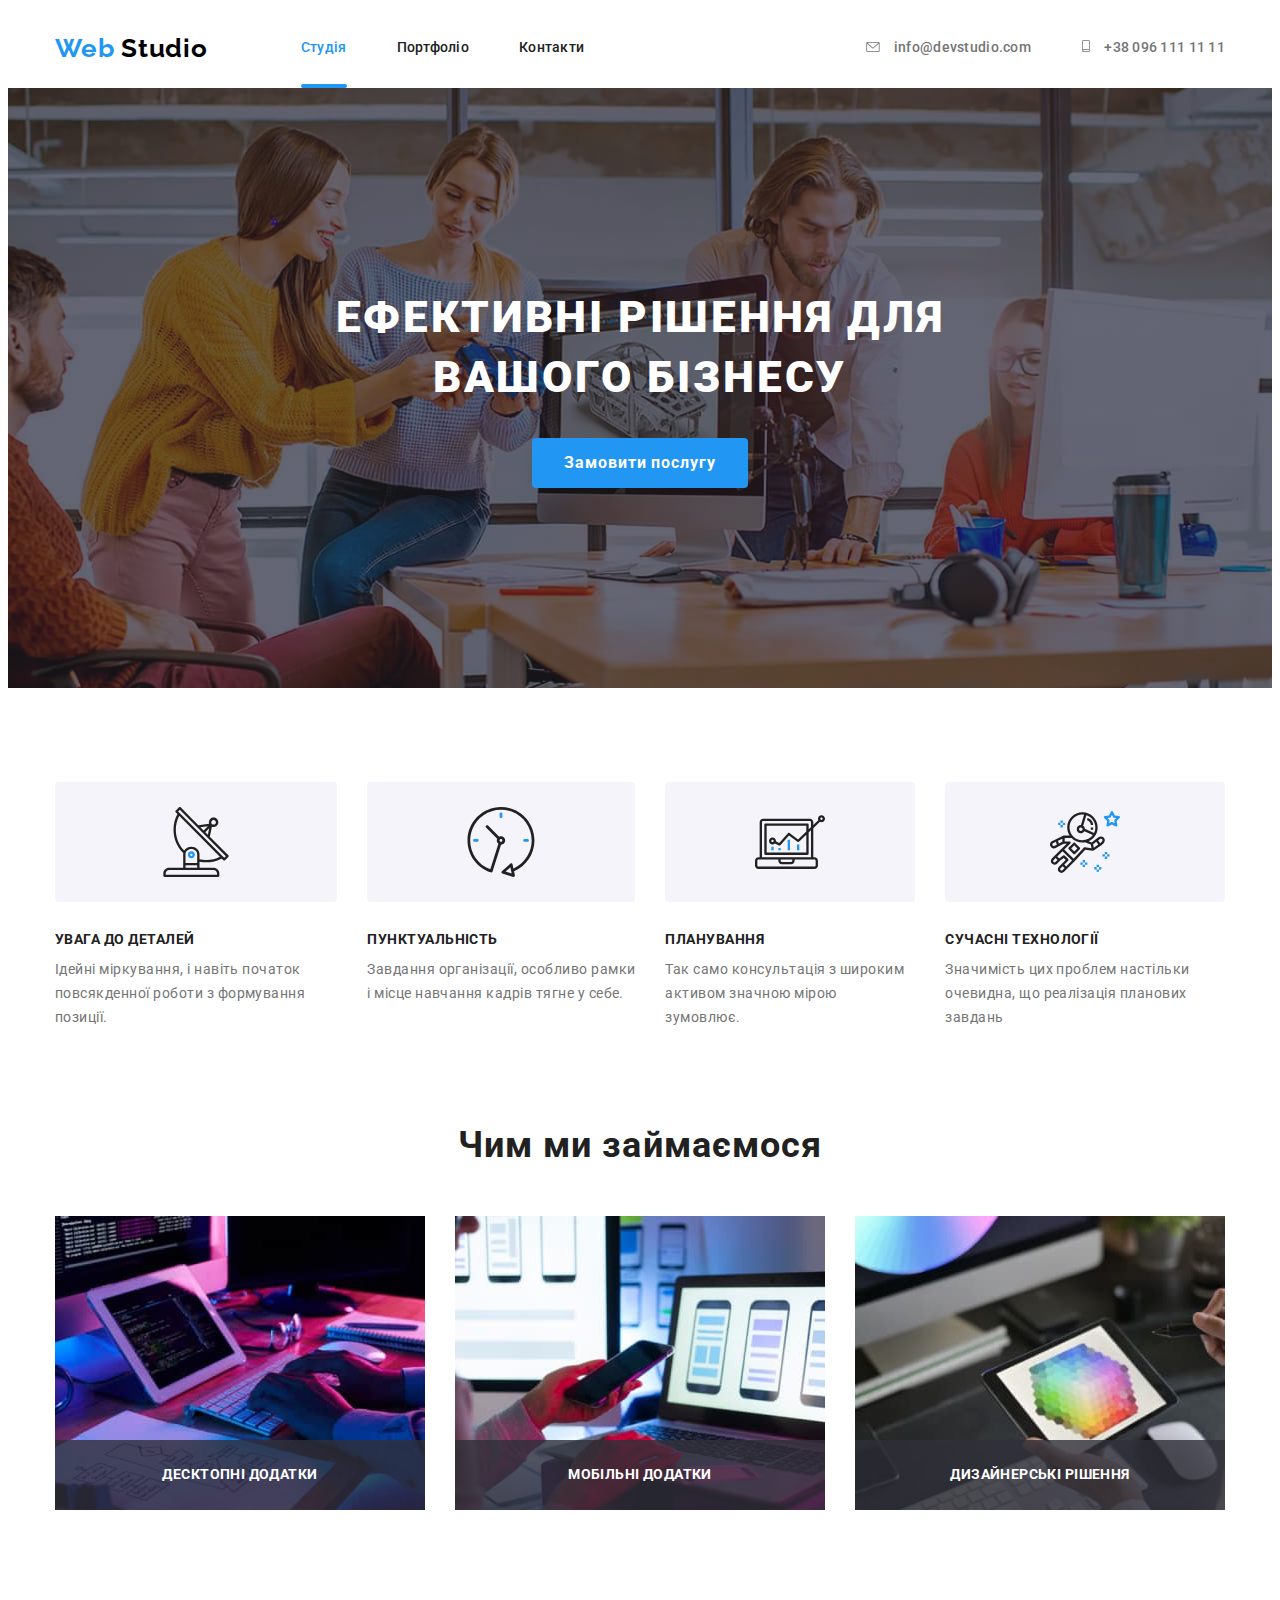
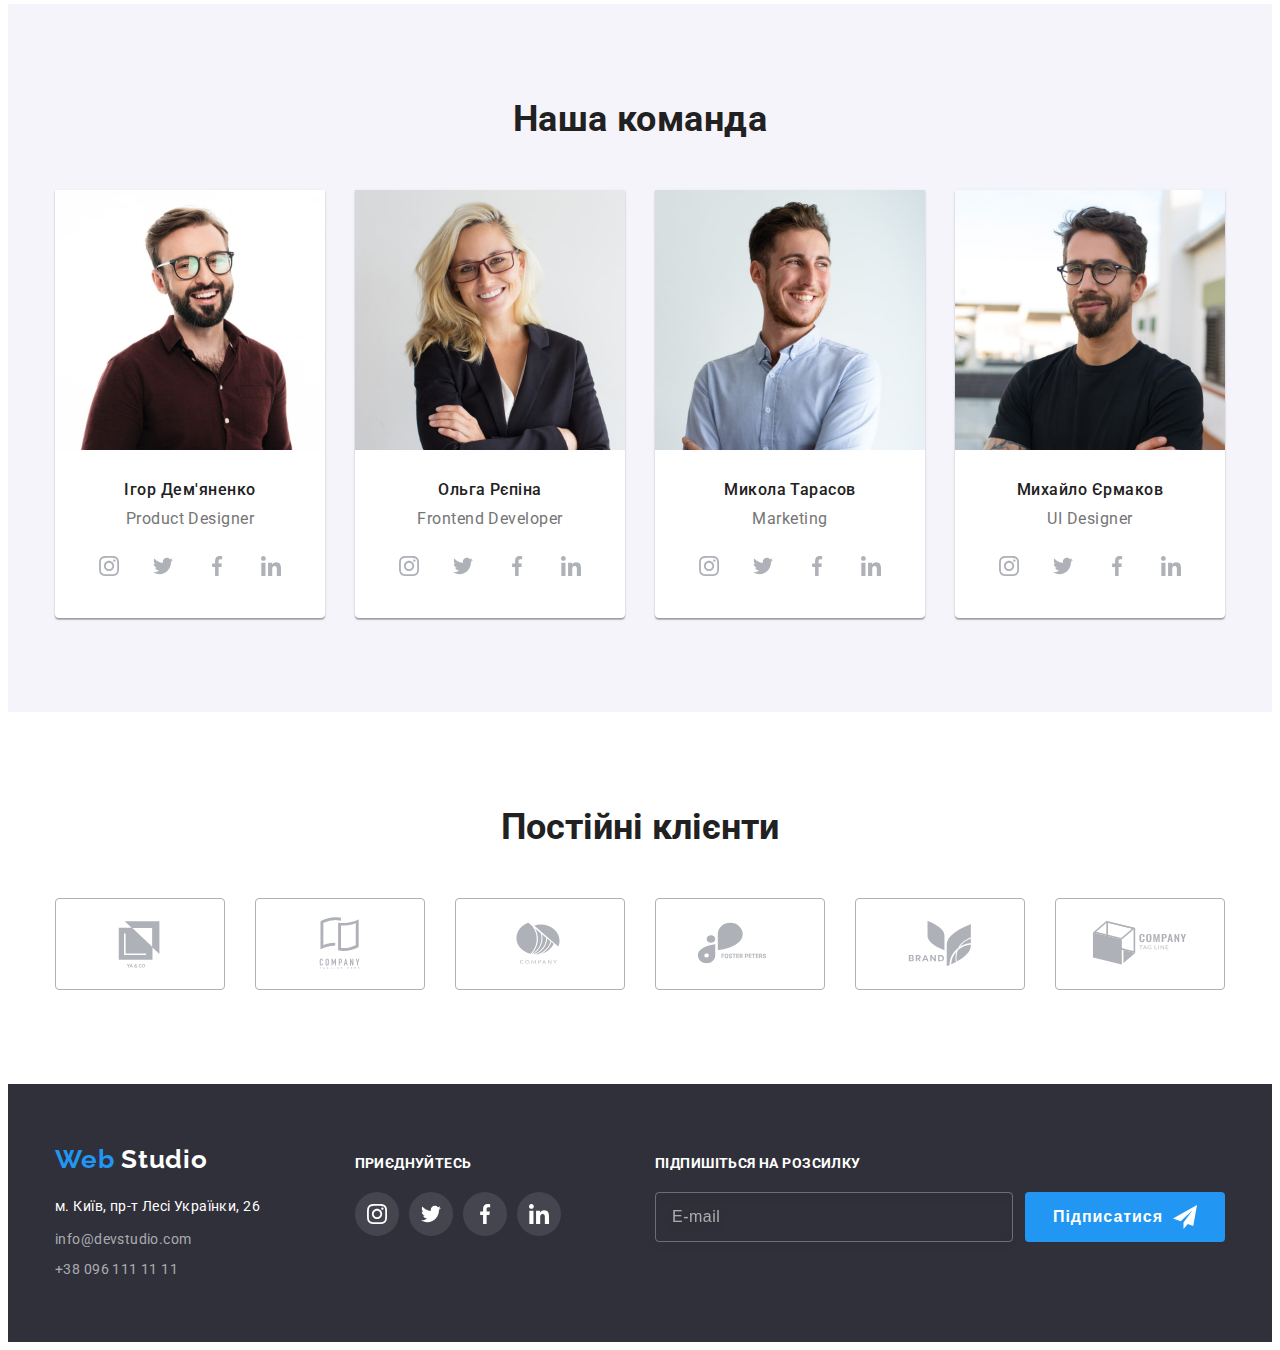
<file: index.html>
<!DOCTYPE html>
<html lang="uk">
	<head>
		<meta charset="UTF-8" />
		<meta http-equiv="X-UA-Compatible" content="IE=edge" />
		<meta name="viewport" content="width=device-width, initial-scale=1.0" />
		<title>Document</title>
		<link
			rel="stylesheet"
			href="https://cdnjs.cloudflare.com/ajax/libs/modern-normalize/1.1.0/modern-normalize.min.css"
			integrity="sha512-wpPYUAdjBVSE4KJnH1VR1HeZfpl1ub8YT/NKx4PuQ5NmX2tKuGu6U/JRp5y+Y8XG2tV+wKQpNHVUX03MfMFn9Q=="
			crossorigin="anonymous"
			referrerpolicy="no-referrer"
		/>
		<link
			href="https://fonts.googleapis.com/css2?family=Raleway:wght@700&family=Roboto:wght@400;500;700;900&display=swap"
			rel="stylesheet"
		/>
		<link rel="stylesheet" href="./css/styles.css" />
	</head>

	<body>
		<header class="header">
			<div class="container header">
				<a href="./index.html" class="header-logo logo" lang="en">
					<span>Web</span>
					Studio
				</a>
				<nav class="header-nav">
					<ul class="header-list list">
						<li class="header-item">
							<a href="./index.html" class="header-item current">Студія</a>
						</li>
						<li class="header-item">
							<a href="./portfolio.html" class="header-item">Портфоліо</a>
						</li>
						<li class="header-item">
							<a href="" class="header-item">Контакти</a>
						</li>
					</ul>
				</nav>
				<ul class="header-list tel list">
					<li class="header-item">
						<a href="mailto:info@devstudio.com" class="header-item tel envelop">
							<svg class="header-icon" width="16" height="10">
								<use href="./images/sprite.svg#icon-envelope"></use>
							</svg>
							info@devstudio.com
						</a>
					</li>
					<li class="header-item">
						<a href="tel:+380961111111" class="header-item tel">
							<svg class="header-icon" width="10" height="12">
								<use href="./images/sprite.svg#icon-smartphone"></use>
							</svg>
							+38 096 111 11 11
						</a>
					</li>
				</ul>
			</div>
		</header>
		<main>
			<section class="hero">
				<h1 class="hero-title">
					Ефективні рішення для
					<br />
					вашого бізнесу
				</h1>
				<button class="hero-btn" data-modal-open type="button">Замовити послугу</button>
			</section>
			<section class="features">
				<div class="container features">
					<h2 class="feature-title">Наші переваги</h2>
					<ul class="feature-list list">
						<li class="list-item">
							<div class="features-icon">
								<svg class="feature-icon">
									<use href="./images/sprite.svg#icon-antenna"></use>
								</svg>
							</div>
							<h3 class="feature-item">Увага до деталей</h3>
							<p class="feature-text">Ідейні міркування, і навіть початок повсякденної роботи з формування позиції.</p>
						</li>
						<li class="list-item">
							<div class="features-icon">
								<svg class="feature-icon">
									<use href="./images/sprite.svg#icon-clock"></use>
								</svg>
							</div>
							<h3 class="feature-item">Пунктуальність</h3>
							<p class="feature-text">Завдання організації, особливо рамки і місце навчання кадрів тягне у себе.</p>
						</li>
						<li class="list-item">
							<div class="features-icon">
								<svg class="feature-icon">
									<use href="./images/sprite.svg#icon-diagram"></use>
								</svg>
							</div>
							<h3 class="feature-item">Планування</h3>
							<p class="feature-text">Так само консультація з широким активом значною мірою зумовлює.</p>
						</li>
						<li class="list-item">
							<div class="features-icon">
								<svg class="feature-icon">
									<use href="./images/sprite.svg#icon-astronaut"></use>
								</svg>
							</div>
							<h3 class="feature-item">Сучасні технології</h3>
							<p class="feature-text">Значимість цих проблем настільки очевидна, що реалізація планових завдань</p>
						</li>
					</ul>
				</div>
			</section>
			<section class="work">
				<div class="container work">
					<h2 class="work-title">Чим ми займаємося</h2>
					<ul class="work-list list">
						<li>
							<div class="work-top-wrap">
								<h3 class="work-top-title">Десктопні додатки</h3>
								<img src="./images/box1.jpg" alt="Написання коду" width="370" height="294" />
							</div>
						</li>
						<li>
							<div class="work-top-wrap">
								<h3 class="work-top-title">Мобільні додатки</h3>
								<img src="./images/box2.jpg" alt="Створення мобільних додатків" width="370" height="294" />
							</div>
						</li>
						<li>
							<div class="work-top-wrap">
								<h3 class="work-top-title">Дизайнерські рішення</h3>
								<img src="./images/box3.jpg" alt="Дизайн сайтів" width="370" height="294" />
							</div>
						</li>
					</ul>
				</div>
			</section>
			<section class="team">
				<div class="container team">
					<h2 class="team-title">Наша команда</h2>
					<ul class="team-list list">
						<li>
							<img src="./images/teamcard1.jpg" alt="Фото Ігора Дем'яненко Продукт дизайнер" width="270" height="260" />
							<div class="photo-description">
								<h3 class="team-item">Ігор Дем'яненко</h3>
								<p class="team-text">Product Designer</p>
								<ul class="team-soc list">
									<li class="team-soc-item">
										<a href="" class="team-soc-link">
											<svg class="team-soc-icon" width="20" height="20">
												<use href="./images/sprite.svg#icon-instagram"></use>
											</svg>
										</a>
									</li>
									<li class="team-soc-item">
										<a href="" class="team-soc-link">
											<svg class="team-soc-icon" width="20" height="20">
												<use href="./images/sprite.svg#icon-twitter"></use>
											</svg>
										</a>
									</li>
									<li class="team-soc-item">
										<a href="" class="team-soc-link">
											<svg class="team-soc-icon" width="20" height="20">
												<use href="./images/sprite.svg#icon-facebook"></use>
											</svg>
										</a>
									</li>
									<li class="team-soc-item">
										<a href="" class="team-soc-link">
											<svg class="team-soc-icon" width="20" height="20">
												<use href="./images/sprite.svg#icon-linkedin"></use>
											</svg>
										</a>
									</li>
								</ul>
							</div>
						</li>
						<li>
							<img src="./images/teamcard2.jpg" alt="Фото Ольги Рєпіної Фронтенд девелопер" width="270" height="260" />
							<div class="photo-description">
								<h3 class="team-item">Ольга Рєпіна</h3>
								<p class="team-text">Frontend Developer</p>
								<ul class="team-soc list">
									<li class="team-soc-item">
										<a href="" class="team-soc-link">
											<svg class="team-soc-icon" width="20" height="20">
												<use href="./images/sprite.svg#icon-instagram"></use>
											</svg>
										</a>
									</li>
									<li class="team-soc-item">
										<a href="" class="team-soc-link">
											<svg class="team-soc-icon" width="20" height="20">
												<use href="./images/sprite.svg#icon-twitter"></use>
											</svg>
										</a>
									</li>
									<li class="team-soc-item">
										<a href="" class="team-soc-link">
											<svg class="team-soc-icon" width="20" height="20">
												<use href="./images/sprite.svg#icon-facebook"></use>
											</svg>
										</a>
									</li>
									<li class="team-soc-item">
										<a href="" class="team-soc-link">
											<svg class="team-soc-icon" width="20" height="20">
												<use href="./images/sprite.svg#icon-linkedin"></use>
											</svg>
										</a>
									</li>
								</ul>
							</div>
						</li>
						<li>
							<img src="./images/teamcard3.jpg" alt="Фото Миколи Тарасова Маркетолог" width="270" height="260" />
							<div class="photo-description">
								<h3 class="team-item">Микола Тарасов</h3>
								<p class="team-text">Marketing</p>
								<ul class="team-soc list">
									<li class="team-soc-item">
										<a href="" class="team-soc-link">
											<svg class="team-soc-icon" width="20" height="20">
												<use href="./images/sprite.svg#icon-instagram"></use>
											</svg>
										</a>
									</li>
									<li class="team-soc-item">
										<a href="" class="team-soc-link">
											<svg class="team-soc-icon" width="20" height="20">
												<use href="./images/sprite.svg#icon-twitter"></use>
											</svg>
										</a>
									</li>
									<li class="team-soc-item">
										<a href="" class="team-soc-link">
											<svg class="team-soc-icon" width="20" height="20">
												<use href="./images/sprite.svg#icon-facebook"></use>
											</svg>
										</a>
									</li>
									<li class="team-soc-item">
										<a href="" class="team-soc-link">
											<svg class="team-soc-icon" width="20" height="20">
												<use href="./images/sprite.svg#icon-linkedin"></use>
											</svg>
										</a>
									</li>
								</ul>
							</div>
						</li>
						<li>
							<img src="./images/teamcard4.jpg" alt="Фото Михайла Єрмакова Дизайнер сайтів" width="270" height="260" />
							<div class="photo-description">
								<h3 class="team-item">Михайло Єрмаков</h3>
								<p class="team-text">UI Designer</p>
								<ul class="team-soc list">
									<li class="team-soc-item">
										<a href="" class="team-soc-link">
											<svg class="team-soc-icon" width="20" height="20">
												<use href="./images/sprite.svg#icon-instagram"></use>
											</svg>
										</a>
									</li>
									<li class="team-soc-item">
										<a href="" class="team-soc-link">
											<svg class="team-soc-icon" width="20" height="20">
												<use href="./images/sprite.svg#icon-twitter"></use>
											</svg>
										</a>
									</li>
									<li class="team-soc-item">
										<a href="" class="team-soc-link">
											<svg class="team-soc-icon" width="20" height="20">
												<use href="./images/sprite.svg#icon-facebook"></use>
											</svg>
										</a>
									</li>
									<li class="team-soc-item">
										<a href="" class="team-soc-link">
											<svg class="team-soc-icon" width="20" height="20">
												<use href="./images/sprite.svg#icon-linkedin"></use>
											</svg>
										</a>
									</li>
								</ul>
							</div>
						</li>
					</ul>
				</div>
			</section>
			<section class="klients">
				<div class="container klient">
					<h2 class="klients-title title">Постійні клієнти</h2>
					<ul class="klient-logo list">
						<li class="klient-logo-item">
							<a href="" class="klient-logo-link">
								<svg class="klient-logo-icon" width="106" height="60">
									<use href="./images/sprite.svg#icon-logo1"></use>
								</svg>
							</a>
						</li>
						<li class="klient-logo-item">
							<a href="" class="klient-logo-link">
								<svg class="klient-logo-icon" width="106" height="60">
									<use href="./images/sprite.svg#icon-logo2"></use>
								</svg>
							</a>
						</li>
						<li class="klient-logo-item">
							<a href="" class="klient-logo-link">
								<svg class="klient-logo-icon" width="106" height="60">
									<use href="./images/sprite.svg#icon-logo3"></use>
								</svg>
							</a>
						</li>
						<li class="klient-logo-item">
							<a href="" class="klient-logo-link">
								<svg class="klient-logo-icon" width="106" height="60">
									<use href="./images/sprite.svg#icon-logo4"></use>
								</svg>
							</a>
						</li>
						<li class="klient-logo-item">
							<a href="" class="klient-logo-link">
								<svg class="klient-logo-icon" width="106" height="60">
									<use href="./images/sprite.svg#icon-logo5"></use>
								</svg>
							</a>
						</li>
						<li class="klient-logo-item">
							<a href="" class="klient-logo-link">
								<svg class="klient-logo-icon" width="106" height="60">
									<use href="./images/sprite.svg#icon-logo6"></use>
								</svg>
							</a>
						</li>
					</ul>
				</div>
			</section>
		</main>
		<footer class="footer">
			<div class="container">
				<div class="footer-container">
					<a href="./index.html" class="footer-logo logo" lang="en">
						<span>Web</span>
						Studio
					</a>
					<address>
						<a
							href="https://goo.gl/maps/qU4szJa4A5gRmzB77"
							target="_blank"
							rel="noopener noreferrer nofollow"
							class="adress"
						>
							м. Київ, пр-т Лесі Українки, 26
						</a>
						<ul class="footer-list list">
							<li>
								<a href="mailto:info@devstudio.com" class="footer-item tel">info@devstudio.com</a>
							</li>
							<li>
								<a href="tel.+380961111111" class="footer-item tel">+38 096 111 11 11</a>
							</li>
						</ul>
					</address>
				</div>
				<div class="footer-container">
					<h2 class="footer-title title">Приєднуйтесь</h2>
					<ul class="footer-soc list">
						<li class="footer-soc-item">
							<a href="" class="footer-soc-link">
								<svg class="footer-soc-icon" width="20" height="20">
									<use href="./images/sprite.svg#icon-instagram"></use>
								</svg>
							</a>
						</li>
						<li class="footer-soc-item">
							<a href="" class="footer-soc-link">
								<svg class="footer-soc-icon" width="20" height="20">
									<use href="./images/sprite.svg#icon-twitter"></use>
								</svg>
							</a>
						</li>
						<li class="footer-soc-item">
							<a href="" class="footer-soc-link">
								<svg class="footer-soc-icon" width="20" height="20">
									<use href="./images/sprite.svg#icon-facebook"></use>
								</svg>
							</a>
						</li>
						<li class="footer-soc-item">
							<a href="" class="footer-soc-link">
								<svg class="footer-soc-icon" width="20" height="20">
									<use href="./images/sprite.svg#icon-linkedin"></use>
								</svg>
							</a>
						</li>
					</ul>
				</div>
				<div class="subscription">
					<form class="subscription-field">
						<p class="subscription-title">Підпишіться на розсилку</p>
						<div class="subscription-wrap">
							<label>
								<input class="subscription-input" type="email" name="email" placeholder="E-mail" />
							</label>
							<button class="subscription-submit" type="submit">Підписатися
								<svg class="subscription-icon" width="24" height="24">
								<use href="./images/sprite.svg#icon-send"></use>
							    </svg>								
							</button>
						</div>
					</form>
				</div>
			</div>
		</footer>
		<div class="backdrop is-hidden" data-modal>
			<div class="modal">
				<button type="button" class="btn-modal" data-modal-close>
					<svg class="modal-icon" width="18" height="18"><use href="./images/sprite.svg#icon-close"></use></svg>
				</button>

				<form class="modal-field">
					<p class="modal-title">Залиште свої дані, ми вам передзвонимо</p>
					<div class="form-field">
						<label for="name">Ім'я</label>
						<input type="text" name="name" id="name" />
						<svg class="form-icon" width="18" height="18">
							<use href="./images/sprite.svg#icon-person"></use>
						</svg>
					</div>

					<div class="form-field">
						<label for="tel">Телефон</label>
						<input type="tel" name="tel" id="tel" />
						<svg class="form-icon" width="18" height="18">
							<use href="./images/sprite.svg#icon-phone"></use>
						</svg>
					</div>

					<div class="form-field">
						<label for="email">Пошта</label>
						<input type="email" name="email" id="email" />
						<svg class="form-icon" width="18" height="18">
							<use href="./images/sprite.svg#icon-email"></use>
						</svg>
					</div>

					<div class="form-field">
						<label for="comment">Коментар</label>
						<textarea name="comment" id="comment" placeholder="Введіть текст"></textarea>
					</div>

					<div class="modal-checkbox">
						<input class="checkbox" type="checkbox" id="acsept" />
						<span class="check-box">
							<svg class="check-icon" width="16" height="15">
								<use href="./images/sprite.svg#icon-checked"></use>
							</svg>
						</span>
						<label for="acsept">
							Погоджуюся з розсилкою та приймаю
							<a href="">Умови договору</a>
						</label>
					</div>
					<button class="modal-submit" type="submit">Відправити</button>
				</form>
			</div>
		</div>
		<script src="./js/modal.js"></script>
	</body>
</html>
</file>
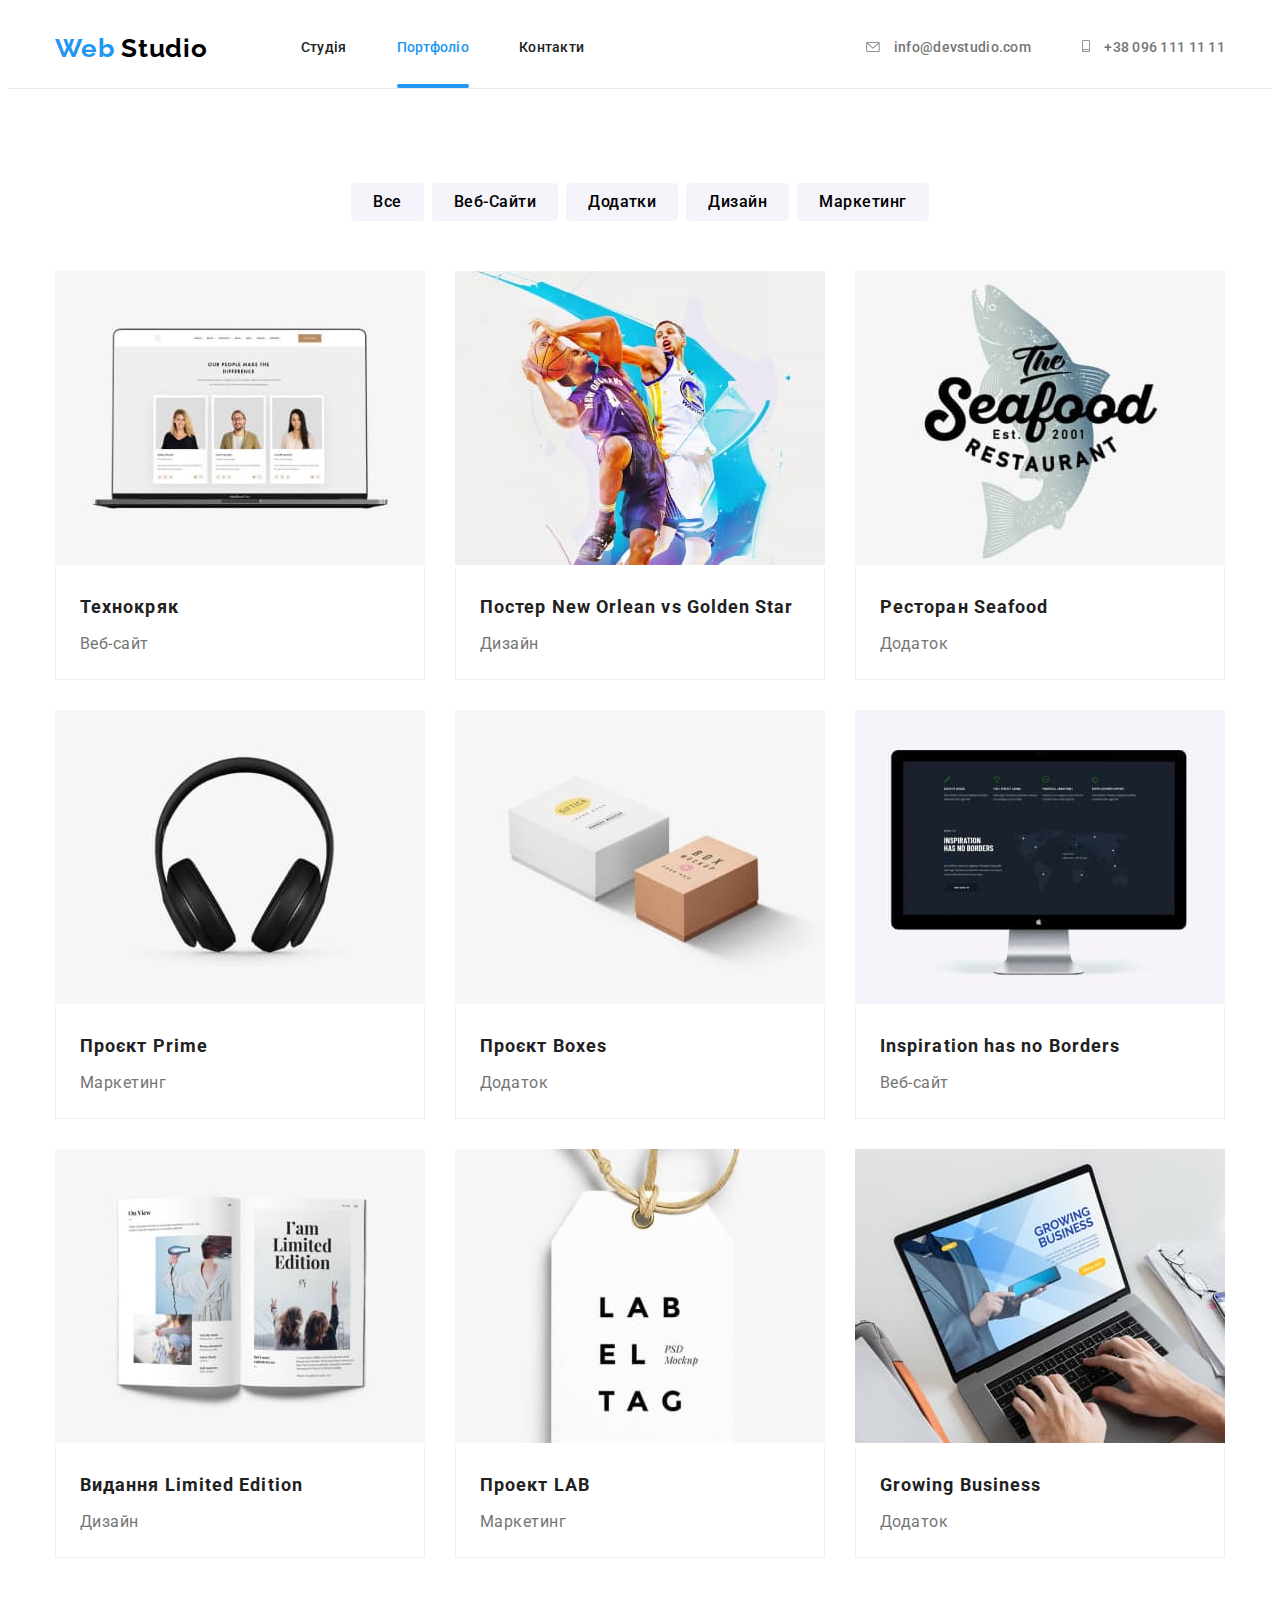
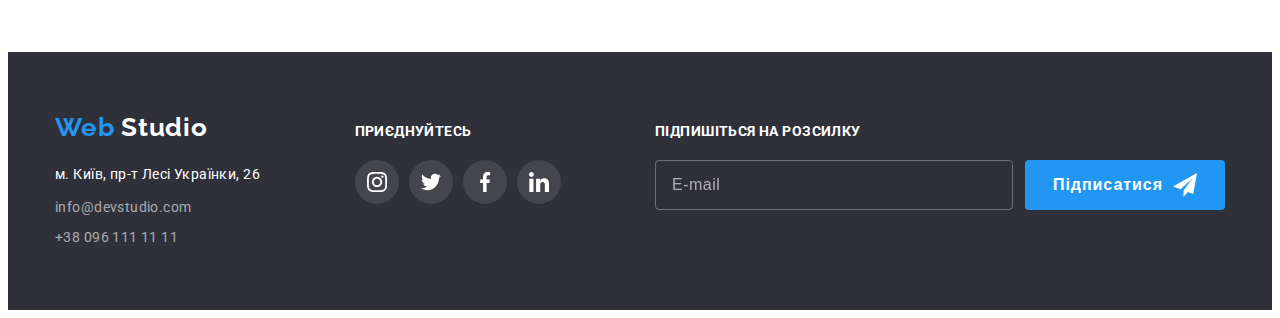
<file: portfolio.html>
<!DOCTYPE html>
<html lang="uk">
	<head>
		<meta charset="UTF-8" />
		<meta http-equiv="X-UA-Compatible" content="IE=edge" />
		<meta name="viewport" content="width=device-width, initial-scale=1.0" />
		<title>Document</title>
		<link
			rel="stylesheet"
			href="https://cdnjs.cloudflare.com/ajax/libs/modern-normalize/1.1.0/modern-normalize.min.css"
			integrity="sha512-wpPYUAdjBVSE4KJnH1VR1HeZfpl1ub8YT/NKx4PuQ5NmX2tKuGu6U/JRp5y+Y8XG2tV+wKQpNHVUX03MfMFn9Q=="
			crossorigin="anonymous"
			referrerpolicy="no-referrer"
		/>
		<link rel="preconnect" href="https://fonts.googleapis.com" />
		<link rel="preconnect" href="https://fonts.gstatic.com" crossorigin />
		<link
			href="https://fonts.googleapis.com/css2?family=Raleway:wght@700&family=Roboto:wght@400;500;700;900&display=swap"
			rel="stylesheet"
		/>
		<link rel="stylesheet" href="./css/styles.css" />
	</head>
	<body>
		<header class="header portfolio">
			<div class="container header">
				<a href="./index.html" class="header-logo logo" lang="en">
					<span>Web</span>
					Studio
				</a>
				<nav class="header-nav">
					<ul class="header-list list">
						<li class="header-item">
							<a href="./index.html" class="header-item">Студія</a>
						</li>
						<li class="header-item">
							<a href="./portfolio.html" class="header-item current">Портфоліо</a>
						</li>
						<li class="header-item">
							<a href="" class="header-item">Контакти</a>
						</li>
					</ul>
				</nav>
				<ul class="header-list tel list">
					<li class="header-item">
						<a href="mailto:info@devstudio.com" class="header-item tel envelop">
							<svg class="header-icon" width="16" height="10">
								<use href="./images/sprite.svg#icon-envelope"></use>
							</svg>
							info@devstudio.com
						</a>
					</li>
					<li class="header-item">
						<a href="tel:+380961111111" class="header-item tel">
							<svg class="header-icon" width="10" height="12">
								<use href="./images/sprite.svg#icon-smartphone"></use>
							</svg>
							+38 096 111 11 11
						</a>
					</li>
				</ul>
			</div>
		</header>
		<main>
			<section class="portfolio">
				<div class="container portfolio">
					<ul class="portfolio-list list">
						<li class="list-btn"><button class="portfolio-btn" type="button">Все</button></li>
						<li class="list-btn"><button class="portfolio-btn" type="button">Веб-сайти</button></li>
						<li class="list-btn"><button class="portfolio-btn" type="button">Додатки</button></li>
						<li class="list-btn"><button class="portfolio-btn" type="button">Дизайн</button></li>
						<li class="list-btn"><button class="portfolio-btn" type="button">Маркетинг</button></li>
					</ul>
					<h1>Портфоліо</h1>
					<ul class="portfolio-list list">
						<li class="gallery">
							<a href="" class="gallery-link">
								<div class="portfolio-top-wrap">
									<img src="./images/portfolio1.jpg" alt="Веб-сайт Технокряк" width="370" height="294" />
									<p class="portfolio-top-text">
										Ресурс пропонує комплексні пропозиції з різним рівнем функціоналу та сервісів. Все це дозволить
										відвідувачу отримати вичерпні відомості про компанію чи приватну особу.
									</p>
								</div>
								<div class="gallery-description">
									<h2 class="portfolio-title">Технокряк</h2>
									<p class="portfolio-filtr">Веб-сайт</p>
								</div>
							</a>
						</li>
						<li class="gallery">
							<a href="" class="gallery-link">
								<div class="portfolio-top-wrap">
									<img
										src="./images/portfolio2.jpg"
										alt="Дизайн постеру New Orlean vs Golden Star"
										width="370"
										height="294"
									/>
									<p class="portfolio-top-text">
										Ресурс пропонує комплексні пропозиції з різним рівнем функціоналу та сервісів. Все це дозволить
										відвідувачу отримати вичерпні відомості про компанію чи приватну особу.
									</p>
								</div>

								<div class="gallery-description">
									<h2 class="portfolio-title">
										Постер
										<span lang="en">New Orlean vs Golden Star</span>
									</h2>
									<p class="portfolio-filtr">Дизайн</p>
								</div>
							</a>
						</li>
						<li class="gallery">
							<a href="" class="gallery-link">
								<div class="portfolio-top-wrap">
									<img src="./images/portfolio3.jpg" alt="Додаток для ресторану Seafood" width="370" height="294" />
									<p class="portfolio-top-text">
										Ресурс пропонує комплексні пропозиції з різним рівнем функціоналу та сервісів. Все це дозволить
										відвідувачу отримати вичерпні відомості про компанію чи приватну особу.
									</p>
								</div>

								<div class="gallery-description">
									<h2 class="portfolio-title">
										Ресторан
										<span lang="en">Seafood</span>
									</h2>
									<p class="portfolio-filtr">Додаток</p>
								</div>
							</a>
						</li>
						<li class="gallery">
							<a href="" class="gallery-link">
								<div class="portfolio-top-wrap">
									<img src="./images/portfolio4.jpg" alt="Проєкт Prime" width="370" height="294" />
									<p class="portfolio-top-text">
										Ресурс пропонує комплексні пропозиції з різним рівнем функціоналу та сервісів. Все це дозволить
										відвідувачу отримати вичерпні відомості про компанію чи приватну особу.
									</p>
								</div>

								<div class="gallery-description">
									<h2 class="portfolio-title">
										Проєкт
										<span lang="en">Prime</span>
									</h2>
									<p class="portfolio-filtr">Маркетинг</p>
								</div>
							</a>
						</li>
						<li class="gallery">
							<a href="" class="gallery-link">
								<div class="portfolio-top-wrap">
									<img src="./images/portfolio5.jpg" alt="Проєкт Boxes" width="370" height="294" />
									<p class="portfolio-top-text">
										Ресурс пропонує комплексні пропозиції з різним рівнем функціоналу та сервісів. Все це дозволить
										відвідувачу отримати вичерпні відомості про компанію чи приватну особу.
									</p>
								</div>

								<div class="gallery-description">
									<h2 class="portfolio-title">
										Проєкт
										<span lang="en">Boxes</span>
									</h2>
									<p class="portfolio-filtr">Додаток</p>
								</div>
							</a>
						</li>
						<li class="gallery">
							<a href="" class="gallery-link">
								<div class="portfolio-top-wrap">
									<img
										src="./images/portfolio6.jpg"
										alt="Веб-сайт Inspiration has no Borders"
										width="370"
										height="294"
									/>
									<p class="portfolio-top-text">
										Ресурс пропонує комплексні пропозиції з різним рівнем функціоналу та сервісів. Все це дозволить
										відвідувачу отримати вичерпні відомості про компанію чи приватну особу.
									</p>
								</div>

								<div class="gallery-description">
									<h2 class="portfolio-title" lang="en">Inspiration has no Borders</h2>
									<p class="portfolio-filtr">Веб-сайт</p>
								</div>
							</a>
						</li>
						<li class="gallery">
							<a href="" class="gallery-link">
								<div class="portfolio-top-wrap">
									<img
										src="./images/portfolio7.jpg"
										alt="Дизайн для видання Limited Edition"
										width="370"
										height="294"
									/>
									<p class="portfolio-top-text">
										Ресурс пропонує комплексні пропозиції з різним рівнем функціоналу та сервісів. Все це дозволить
										відвідувачу отримати вичерпні відомості про компанію чи приватну особу.
									</p>
								</div>

								<div class="gallery-description">
									<h2 class="portfolio-title">
										Видання
										<span lang="en">Limited Edition</span>
									</h2>
									<p class="portfolio-filtr">Дизайн</p>
								</div>
							</a>
						</li>
						<li class="gallery">
							<a href="" class="gallery-link">
								<div class="portfolio-top-wrap">
									<img src="./images/portfolio8.jpg" alt="Проект LAB" width="370" height="294" />
									<p class="portfolio-top-text">
										Ресурс пропонує комплексні пропозиції з різним рівнем функціоналу та сервісів. Все це дозволить
										відвідувачу отримати вичерпні відомості про компанію чи приватну особу.
									</p>
								</div>

								<div class="gallery-description">
									<h2 class="portfolio-title">
										Проект
										<span lang="en">LAB</span>
									</h2>
									<p class="portfolio-filtr">Маркетинг</p>
								</div>
							</a>
						</li>
						<li class="gallery">
							<a href="" class="gallery-link">
								<div class="portfolio-top-wrap">
									<img src="./images/portfolio9.jpg" alt="Додаток Growing Business" width="370" height="294" />
									<p class="portfolio-top-text">
										Ресурс пропонує комплексні пропозиції з різним рівнем функціоналу та сервісів. Все це дозволить
										відвідувачу отримати вичерпні відомості про компанію чи приватну особу.
									</p>
								</div>

								<div class="gallery-description">
									<h2 class="portfolio-title" lang="en">Growing Business</h2>
									<p class="portfolio-filtr">Додаток</p>
								</div>
							</a>
						</li>
					</ul>
				</div>
			</section>
		</main>
		<footer class="footer">
			<div class="container">
				<div class="footer-container">
					<a href="./index.html" class="footer-logo logo" lang="en">
						<span>Web</span>
						Studio
					</a>
					<address>
						<a
							href="https://goo.gl/maps/qU4szJa4A5gRmzB77"
							target="_blank"
							rel="noopener noreferrer nofollow"
							class="adress"
						>
							м. Київ, пр-т Лесі Українки, 26
						</a>
						<ul class="footer-list list">
							<li>
								<a href="mailto:info@devstudio.com" class="footer-item tel">info@devstudio.com</a>
							</li>
							<li>
								<a href="tel.+380961111111" class="footer-item tel">+38 096 111 11 11</a>
							</li>
						</ul>
					</address>
				</div>
				<div class="footer-container">
					<h2 class="footer-title title">Приєднуйтесь</h2>
					<ul class="footer-soc list">
						<li class="footer-soc-item">
							<a href="" class="footer-soc-link">
								<svg class="footer-soc-icon" width="20" height="20">
									<use href="./images/sprite.svg#icon-instagram"></use>
								</svg>
							</a>
						</li>
						<li class="footer-soc-item">
							<a href="" class="footer-soc-link">
								<svg class="footer-soc-icon" width="20" height="20">
									<use href="./images/sprite.svg#icon-twitter"></use>
								</svg>
							</a>
						</li>
						<li class="footer-soc-item">
							<a href="" class="footer-soc-link">
								<svg class="footer-soc-icon" width="20" height="20">
									<use href="./images/sprite.svg#icon-facebook"></use>
								</svg>
							</a>
						</li>
						<li class="footer-soc-item">
							<a href="" class="footer-soc-link">
								<svg class="footer-soc-icon" width="20" height="20">
									<use href="./images/sprite.svg#icon-linkedin"></use>
								</svg>
							</a>
						</li>
					</ul>
				</div>
				<div class="subscription">
					<form class="subscription-field">
						<p class="subscription-title">Підпишіться на розсилку</p>
						<div class="subscription-wrap">
						<label>
							<input class="subscription-input" type="email" name="email" placeholder="E-mail">
						</label>
						<button class="subscription-submit" type="submit">Підписатися
							<svg class="subscription-icon" width="24" height="24">
									<use href="./images/sprite.svg#icon-send"></use></svg>
								</button>
							</div>
					</form>
				</div>
			</div>
		</footer>
	</body>
</html>
</file>
<file: css/styles.css>
html {
	box-sizing: border-box;
}

*,
*::before,
*::after {
	box-sizing: inherit;
}

:root {
	--main-title-color: #212121;
	--main-background-color: #f5f5f5;
	--secondary-title-color: #757575;
	--secondary-background-color: #2f303a;
	--accent-color: #2196f3;
}

body {
	color: var(--main-title-color);
	font-family: "Roboto", sans-serif;
}

section {
	padding-top: 94px;
	padding-bottom: 94px;
}

.container {
	width: 1200px;
	padding-left: 15px;
	padding-right: 15px;
	margin-left: auto;
	margin-right: auto;
}

.list {
	list-style: none;
	margin: 0;
	padding-left: 0;
}

/* -------------header+logo+nav---------------- */
.header {
	background-color: #ffffff;
}

.container.header {
	display: flex;
	align-items: center;
}

.logo {
	font-family: "Raleway";
	font-weight: 700;
	font-size: 26px;
	line-height: 1.19;
	letter-spacing: 0.03em;
	text-decoration: none;
}

.header-logo {
	margin-right: 93px;
	color: #000000;
}

a > span {
	color: #2196f3;
}

.header-list {
	display: flex;

	font-weight: 500;
	font-size: 14px;
	line-height: 1.14;
	letter-spacing: 0.02em;
}

.header-list .header-item:not(:last-child) {
	margin-right: 50px;
}

.header-list.tel {
	margin-left: auto;
}

.header-item {
	padding-top: 32px;
	padding-bottom: 32px;

	font-family: inherit;
	font-style: normal;
	color: var(--main-title-color);
	text-decoration: none;
	transition: color 250ms cubic-bezier(0.4, 0, 0.2, 1);
}

.header-item.current {
	position: relative;
	color: var(--accent-color);
}

.header-item.current::after {
	content: "";
	width: 100%;
	height: 4px;
	border-radius: 2px;
	background-color: var(--accent-color);
	padding-left: 2px;
	padding-right: 2px;
	position: absolute;
	bottom: -1px;
	left: 0;
}

.header-item.tel {
	color: var(--secondary-title-color);
}

.header-item:hover,
.header-item:focus {
	color: var(--accent-color);
}

.header-icon {
	margin-right: 10px;
	fill: currentColor;
}
/* -------------hero---------------- */
.hero {
	max-width: 1600px;
	height: 600px;
	margin-left: auto;
	margin-right: auto;
	padding-top: 200px;
	padding-bottom: 200px;

	background-image: linear-gradient(rgba(47, 48, 58, 0.4), rgba(47, 48, 58, 0.4)), url(../images/hero.jpg);
	background-repeat: no-repeat;
	background-position: center;
	background-size: cover;
	background-color: var(--secondary-background-color);
	text-align: center;
}

.hero-title {
	margin: 0;
	margin-bottom: 30px;

	color: #ffffff;
	font-weight: 900;
	font-size: 44px;
	line-height: 1.36;
	letter-spacing: 0.06em;
	text-transform: uppercase;
}

.hero-btn {
	padding: 10px 32px;
	border: none;
	border-radius: 4px;

	display: inline-block;
	min-width: 216px;
	text-align: center;

	font-family: inherit;
	color: #ffffff;
	background-color: #2196f3;
	font-weight: 700;
	font-size: 16px;
	line-height: 1.88;
	letter-spacing: 0.06em;
	cursor: pointer;
}
/* -------------features---------------- */
section.features {
	padding-bottom: 0;
}

.feature-title, .checkbox {
	position: absolute;
	width: 1px;
	height: 1px;
	margin: -1px;
	border: 0;
	padding: 0;
	white-space: nowrap;
	clip-path: inset(100%);
	clip: rect(0 0 0 0);
	overflow: hidden;
}
.feature-list {
	display: flex;
	justify-content: space-between;
	margin: 0;
	gap: 30px;

	letter-spacing: 0.03em;
}

.list-item {
	flex-basis: calc(100% / 4-30px);
}
.feature-icon {
	width: 70px;
	height: 70px;
	fill: #000000;
}
.features-icon {
	display: flex;
	justify-content: center;
	align-items: center;
	height: 120px;

	background: #f5f4fa;
	border-radius: 4px;
}

.feature-item {
	margin: 0;
	margin-bottom: 10px;
	margin-top: 30px;

	font-weight: 700;
	font-size: 14px;
	line-height: 1.14;
	text-transform: uppercase;
}

.feature-text {
	margin: 0;

	color: var(--secondary-title-color);
	font-weight: 400;
	font-size: 14px;
	line-height: 1.71;
}
/* -------------Work---------------- */

.work-title {
	margin: 0;
	margin-bottom: 50px;
	text-align: center;

	font-weight: 700;
	font-size: 36px;
	line-height: 1.17;
	letter-spacing: 0.03em;
}

.work-list > li > img {
	display: block;
}

.work-list {
	display: flex;
	justify-content: space-between;
}

.work-top-wrap {
	position: relative;
	max-height: 294px;
}

.work-top-title {
	margin: 0;
	padding-top: 27px;
	padding-bottom: 27px;

	position: absolute;
	bottom: 0;
	width: 100%;
	min-height: 70px;
	background: rgba(47, 48, 58, 0.8);

	font-weight: 700;
	font-size: 14px;
	line-height: 1.14;
	text-align: center;
	letter-spacing: 0.03em;
	text-transform: uppercase;
	color: #ffffff;
}

/* -------------Team---------------- */

.team {
	background-color: #f5f4fa;
	letter-spacing: 0.03em;
}

.team-title {
	margin: 0;
	margin-bottom: 50px;

	font-weight: 700;
	font-size: 36px;
	line-height: 1.17;
	text-align: center;
}

.team-list {
	display: flex;
	justify-content: space-between;
}

.photo-description {
	padding-top: 30px;
	padding-bottom: 30px;
}

.team-list > li > img {
	display: block;
}

.team-list > li {
	width: 270px;

	background: #ffffff;
	box-shadow: 0px 1px 3px rgba(0, 0, 0, 0.12), 0px 1px 1px rgba(0, 0, 0, 0.14), 0px 2px 1px rgba(0, 0, 0, 0.2);
	border-radius: 0px 0px 4px 4px;
}

.team-item {
	margin: 0;
	margin-bottom: 10px;

	font-weight: 500;
	font-size: 16px;
	line-height: 1.19;
	text-align: center;
}

.team-text {
	margin: 0;
	margin-bottom: 16px;

	font-weight: 400;
	color: var(--secondary-title-color);
	text-align: center;
}

.team-soc,
.footer-soc {
	display: flex;
	justify-content: center;
	gap: 10px;
}

.team-soc-link,
.footer-soc-link {
	display: flex;
	align-items: center;
	justify-content: center;
	width: 44px;
	height: 44px;
	border-radius: 50%;
	transition: background-color 250ms cubic-bezier(0.4, 0, 0.2, 1);
}

.team-soc-link:hover,
.team-soc-link:focus,
.footer-soc-link:hover,
.footer-soc-link:focus {
	background-color: var(--accent-color);
}

.team-soc-link:hover .team-soc-icon,
.team-soc-link:focus .team-soc-icon,
.footer-soc-link:hover .footer-soc-icon,
.footer-soc-link:focus .footer-soc-icon {
	fill: #ffffff;
}

.team-soc-icon,
.footer-soc-icon {
	fill: rgba(175, 177, 184, 1);
	transition: fill 250ms cubic-bezier(0.4, 0, 0.2, 1);
}
/* -------------Klients---------------- */
.klients-title {
	margin: 0;
	margin-bottom: 50px;

	font-weight: 700;
	font-size: 36px;
	line-height: 1.17;
	text-align: center;
}

.klient-logo {
	display: flex;
	gap: 30px;
}

.klient-logo-item {
	display: block;
}

.klient-logo-link {
	display: flex;
	align-items: center;
	justify-content: center;
	width: 170px;
	height: 92px;
	border: 1px solid rgba(175, 177, 184, 1);
	border-radius: 4px;
	transition: border 250ms cubic-bezier(0.4, 0, 0.2, 1), fill 250ms cubic-bezier(0.4, 0, 0.2, 1);
}
.klient-logo-icon {
	fill: rgba(175, 177, 184, 1);
}

.klient-logo-link:hover,
.klient-logo-link:focus {
	border: 1px solid var(--accent-color);
}

.klient-logo-link:hover .klient-logo-icon,
.klient-logo-link:focus .klient-logo-icon {
	fill: var(--accent-color);
}

/* -------------Footer---------------- */
.footer {
	padding-top: 60px;
	padding-bottom: 60px;

	background-color: var(--secondary-background-color);
	font-weight: 400;
	font-size: 14px;
	line-height: 1.71;
	letter-spacing: 0.03em;
}

footer > .container {
	display: flex;
	align-items: baseline;
	justify-content: space-between;
	
}

.footer-container {
	justify-content: start;
	max-width: 250px;
	margin-right: 0;
	margin-left: 0;
}

.footer-title {
	margin-top: 0;
	margin-bottom: 20px;

	font-weight: 700;
	font-size: 14px;
	line-height: 1.14;
	letter-spacing: 0.03em;
	text-transform: uppercase;
	color: #ffffff;
}

.footer-logo {
	display: block;
	margin-bottom: 20px;
	color: #ffffff;
}

.adress {
	font-style: normal;
	color: #ffffff;
	text-decoration: none;
	transition: color 250ms cubic-bezier(0.4, 0, 0.2, 1);
}

address > a {
	display: block;
	margin-bottom: 9px;
}

.adress:hover,
.adress:focus {
	color: var(--accent-color);
}

.footer-list {
	color: rgba(255, 255, 255, 0.6);
}

.footer-item {
	font-family: inherit;
	font-style: normal;
	color: rgba(255, 255, 255, 0.6);
	text-decoration: none;
	transition: color 250ms cubic-bezier(0.4, 0, 0.2, 1);
}

.footer-list > li:not(:nth-last-child(-n + 1)) {
	margin-bottom: 6px;
}

.footer-item:hover,
.footer-item:focus {
	color: var(--accent-color);
}
.footer-soc-link {
	background-color: rgba(255, 255, 255, 0.1);
}

.footer-soc-icon {
	fill: #ffffff;
}

.subscription-field {
	width: 570px;
}

.subscription-title {
	margin: 0;
	margin-bottom: 20px;

	font-weight: 700;
	font-size: 14px;
	line-height: 1.14;
	letter-spacing: 0.03em;
	text-transform: uppercase;
	color: #ffffff;
}

.subscription-wrap {
	display: flex;
	flex-direction: row;
}

.subscription-input {
	margin-right: 12px;

	width: 358px;
	height: 50px;
	padding: 15px 16px;
	border: 1px solid rgba(255, 255, 255, 0.3);
	filter: drop-shadow(0px 4px 4px rgba(0, 0, 0, 0.15));
	border-radius: 4px;
	background-color: transparent;
	cursor: pointer;
}

.subscription-input::placeholder {
	font-weight: 400;
	font-size: 16px;
	line-height: 1.25x;
	letter-spacing: 0.03em;
	color: rgba(255, 255, 255, 0.6);
}

.subscription-submit {
	margin: 0;
	display: flex;
	align-items: center;
	justify-content: center;
	gap: 10px;
	width: 200px;
	height: 50px;
	font-weight: 700;
	font-size: 16px;
	line-height: 1.88%;
	letter-spacing: 0.06em;
	background-color: var(--accent-color);
	color: #ffffff;
	border-radius: 4px;
	border: none;
	cursor: pointer;
}

/* -------------PORTFOLIO---------------- */

.portfolio {
	background-color: #ffffff;
	font-family: "Roboto", sans-serif;
}

.portfolio > h1 {
	position: absolute;
	width: 1px;
	height: 1px;
	margin: -1px;
	border: 0;
	padding: 0;
	white-space: nowrap;
	clip-path: inset(100%);
	clip: rect(0 0 0 0);
	overflow: hidden;
}

header.header.portfolio {
	border-bottom: 1px solid rgba(236, 236, 236, 1);
}

.portfolio-list {
	display: flex;
	justify-content: center;
	flex-wrap: wrap;

	color: inherit;
	text-decoration: none;
}

.portfolio-list:not(:last-child) {
	margin-bottom: 50px;
}

li.gallery:not(:nth-child(3n)) {
	margin-right: 30px;
}

li.gallery:not(:nth-last-child(-n + 3)) {
	margin-bottom: 30px;
}

li.gallery {
	width: calc((100% - 60px) / 3);
}

.portfolio-btn {
	padding: 6px 22px;
	border: transparent;

	font-family: inherit;
	font-weight: 500;
	font-size: 16px;
	line-height: 1.62;
	text-align: center;
	letter-spacing: 0.03em;
	text-decoration: none;
	text-transform: capitalize;
	cursor: pointer;
	background-color: #f5f4fa;
	border-radius: 4px;
}
button {
	transition: color 250ms cubic-bezier(0.4, 0, 0.2, 1), background-color 250ms cubic-bezier(0.4, 0, 0.2, 1),
		box-shadow 250ms cubic-bezier(0.4, 0, 0.2, 1);
}

li.list-btn:not(:nth-last-child(-n + 1)) {
	margin-right: 8px;
}

button:hover,
button:focus {
	color: var(--main-background-color);
	background-color: var(--accent-color);
	box-shadow: 0px 3px 1px rgba(0, 0, 0, 0.1), 0px 1px 2px rgba(0, 0, 0, 0.08), 0px 2px 2px rgba(0, 0, 0, 0.12);
}

.portfolio-title {
	width: 370px;
	margin: 0;
	margin-bottom: 4px;

	font-weight: 700;
	font-size: 18px;
	line-height: 2;
	letter-spacing: 0.06em;
}

.gallery-link {
	display: block;
	text-decoration: none;
	color: inherit;
	transition: box-shadow 250ms cubic-bezier(0.4, 0, 0.2, 1);
}

.gallery-link:hover,
.gallery-link:focus {
	box-shadow: 0px 1px 1px rgba(0, 0, 0, 0.12), 0px 4px 4px rgba(0, 0, 0, 0.06), 1px 4px 6px rgba(0, 0, 0, 0.16);
}

.portfolio-top-wrap {
	position: relative;
	overflow: hidden;
}

.gallery:hover .portfolio-top-text {
	transform: translateY(0);
}

.portfolio-top-text {
	position: absolute;
	top: 0;
	left: 0;
	height: 100%;

	margin: 0;
	padding-top: 63px;
	padding-bottom: 63px;
	padding-right: 10px;
	padding-left: 38px;

	font-weight: 400;
	font-size: 18px;
	line-height: 1.56;
	letter-spacing: 0.03em;
	color: #ffffff;
	background: rgba(33, 150, 243, 0.9);
	overflow: auto;
	transform: translateY(100%);
	transition: transform 250ms cubic-bezier(0.4, 0, 0.2, 1);
}

.gallery-description {
	padding-left: 24px;
	padding-right: 24px;
	padding-top: 20px;
	padding-bottom: 20px;
	border-right: 1px solid rgba(238, 238, 238, 1);
	border-left: 1px solid rgba(238, 238, 238, 1);
	border-bottom: 1px solid rgba(238, 238, 238, 1);
}

.portfolio-link {
	text-decoration: none;
	color: inherit;
}

.portfolio-filtr {
	width: 370px;
	margin: 0;
	padding-top: 0;

	font-weight: 400;
	font-size: 16px;
	line-height: 1.88;
	letter-spacing: 0.03em;
	color: #757575;
}

/* -------------MODAL---------------- */

.backdrop {
	position: fixed;
	top: 0;
	width: 100%;
	height: 100%;

	background-color: rgba(0, 0, 0, 0.2);
	transition: opacity 250ms cubic-bezier(0.4, 0, 0.2, 1), visibility 250ms cubic-bezier(0.4, 0, 0.2, 1);
}

.modal {
	position: absolute;
	width: 528px;
	height: 581px;
	left: 50%;
	top: 50%;
	transform: translate(-50%, -50%);

	background: #ffffff;
	box-shadow: 0px 1px 3px rgba(0, 0, 0, 0.12), 0px 1px 1px rgba(0, 0, 0, 0.14), 0px 2px 1px rgba(0, 0, 0, 0.2);
	border-radius: 4px;
}

.modal-icon {
	fill: #000000;
	transition: fill 250ms cubic-bezier(0.4, 0, 0.2, 1);
}

button.btn-modal {
	display: flex;
	justify-content: center;
	align-items: center;

	position: absolute;
	top: 8px;
	right: 8px;

	width: 30px;
	height: 30px;
	background: #ffffff;
	border: 1px solid rgba(0, 0, 0, 0.1);
	border-radius: 50%;
	box-shadow: none;
	fill: #2196f3;
	cursor: pointer;
}

.btn-modal:hover .modal-icon,
.btn-modal:focus .modal-icon {
	fill: var(--accent-color);
}

.is-hidden {
	opacity: 0;
	visibility: hidden;
	pointer-events: none;
}
.modal-title {
	margin: 0;
	margin-bottom: 30px;

	font-weight: 700;
	font-size: 20px;
	line-height: 1.15;
	text-align: center;
	letter-spacing: 0.03em;

	color: #212121;
}

.modal-field {
	display: flex;
	flex-direction: column;
	width: 528px;
	height: 581px;
	margin-left: auto;
	margin-right: auto;
	padding: 40px;
}

.form-field input {
	width: 100%;
	height: 40px;
	padding-left: 40px;

	border: 1px solid rgba(33, 33, 33, 0.2);
	border-radius: 4px;
	cursor: pointer;
	transition: border 250ms cubic-bezier(0.4, 0, 0.2, 1);
}

.form-field input:hover,
.form-field textarea:focus,
.form-field textarea:hover,
.form-field input:focus {
	border: 1px solid #2196f3;
}

.form-field textarea:focus-visible,
.form-field input:focus-visible{
	outline: none;
}

.form-field label {
	position: absolute;
	left: 0;
	top: -4px;
	transform: translateY(-100%);

	margin-bottom: 4px;

	font-weight: 400;
	font-size: 12px;
	line-height: 1.17;
	letter-spacing: 0.01em;
	color: #757575;
}

.form-field {
	margin-bottom: 28px;

	display: flex;
	flex-direction: column;
	position: relative;
}

textarea {
	resize: none;
	padding: 20px 16px 12px 16px;
	width: 100%;
	height: 120px;
	border: 1px solid rgba(33, 33, 33, 0.2);
	border-radius: 4px;
	cursor: pointer;
	transition: border 250ms cubic-bezier(0.4, 0, 0.2, 1);
}

textarea::placeholder {
	font-weight: 400;
	font-size: 12px;
	line-height: 1.17;
	letter-spacing: 0.01em;
	color: rgba(117, 117, 117, 0.5);
}

.modal-checkbox {
	margin-bottom: 30px;
	position: relative;
	
}

.modal-checkbox label {
	display: flex;
	align-items: center;
	justify-content: center;
	padding-left: 20px;

	font-weight: 400;
	font-size: 14px;
	line-height: 1.71;
	letter-spacing: 0.03em;
	color: #757575;
	cursor: pointer;
	}

.chekbox-text {
	margin-left: 20px;
}

.check-icon {
	fill: #ffffff;
}

.modal-checkbox a {
	
	display: flex;
	align-items: center;
	justify-content: center;

	margin-left: 4px;
	color: rgba(33, 150, 243, 1);
}

.check-box {
	display: flex;
	align-items: center;
	justify-content: center;
	position: absolute;
	left: 20px;
	top: 5px;
	width: 16px;
	height: 15px;
	background: #ffffff;

	border: 2px solid black;
	border-radius: 2px;
	cursor: pointer;
	transition: background 250ms cubic-bezier(0.4, 0, 0.2, 1);
	transition: border 250ms cubic-bezier(0.4, 0, 0.2, 1);
}

.checkbox:checked + .check-box {
	background: var(--accent-color);
	border: none;
	}

.checkbox {
	position: absolute;
	width: 1px;
	height: 1px;
	margin: -1px;
	border: 0;
	padding: 0;
	white-space: nowrap;
	clip-path: inset(100%);
	clip: rect(0 0 0 0);
	overflow: hidden;
}

.modal-submit {
	margin-left: auto;
	margin-right: auto;
	padding: 10px 52px;
	width: 200px;
	height: 50px;

	background: #2196f3;
	box-shadow: 0px 4px 4px rgba(0, 0, 0, 0.15);
	border-radius: 4px;
	border: none;
	font-weight: 700;
	font-size: 16px;
	line-height: 1.88;
	letter-spacing: 0.06em;
	color: #ffffff;
	cursor: pointer;
}

.form-icon {
	position: absolute;
	height: 18px;
	top: 50%;
	left: 12px;
	transform: translateY(-50%);
	transition: fill 250ms cubic-bezier(0.4, 0, 0.2, 1);
}

.form-field input:hover + .form-icon,
.form-field input:focus + .form-icon {
	fill: var(--accent-color);
}
</file>
